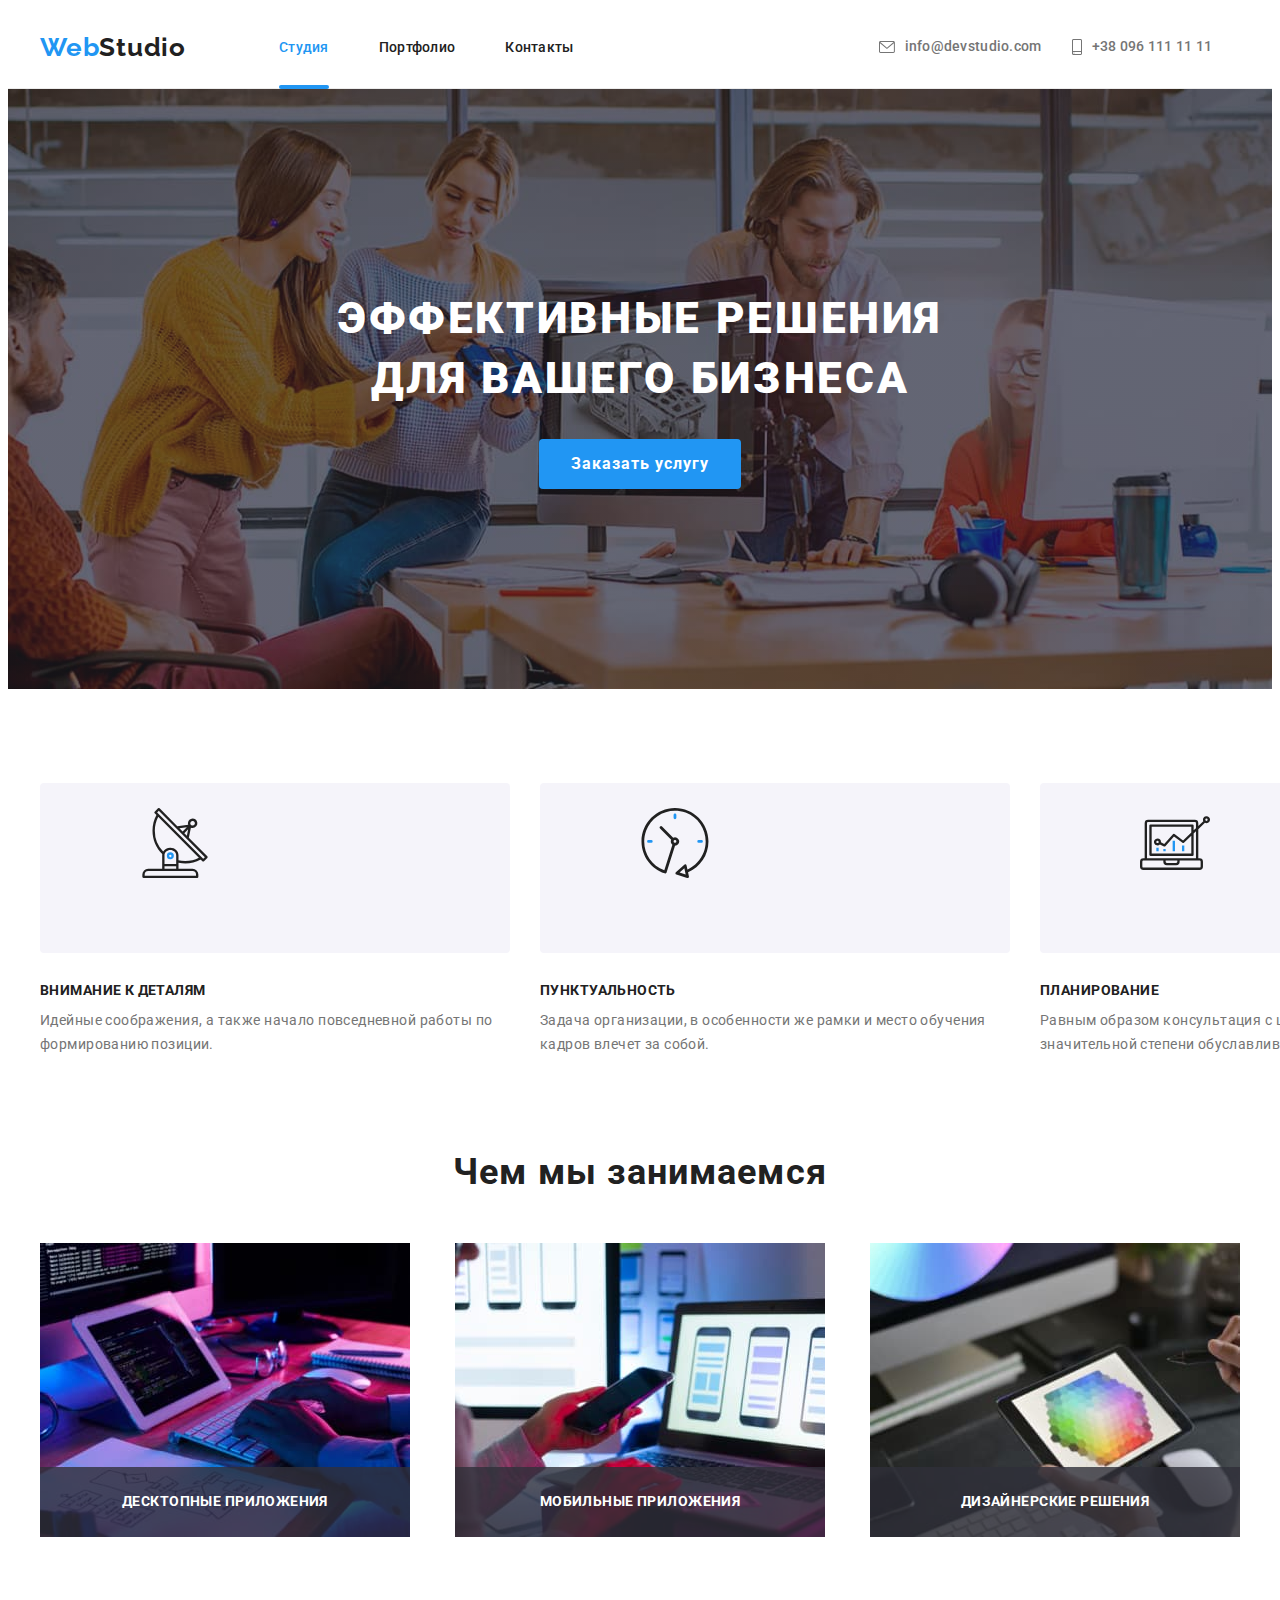
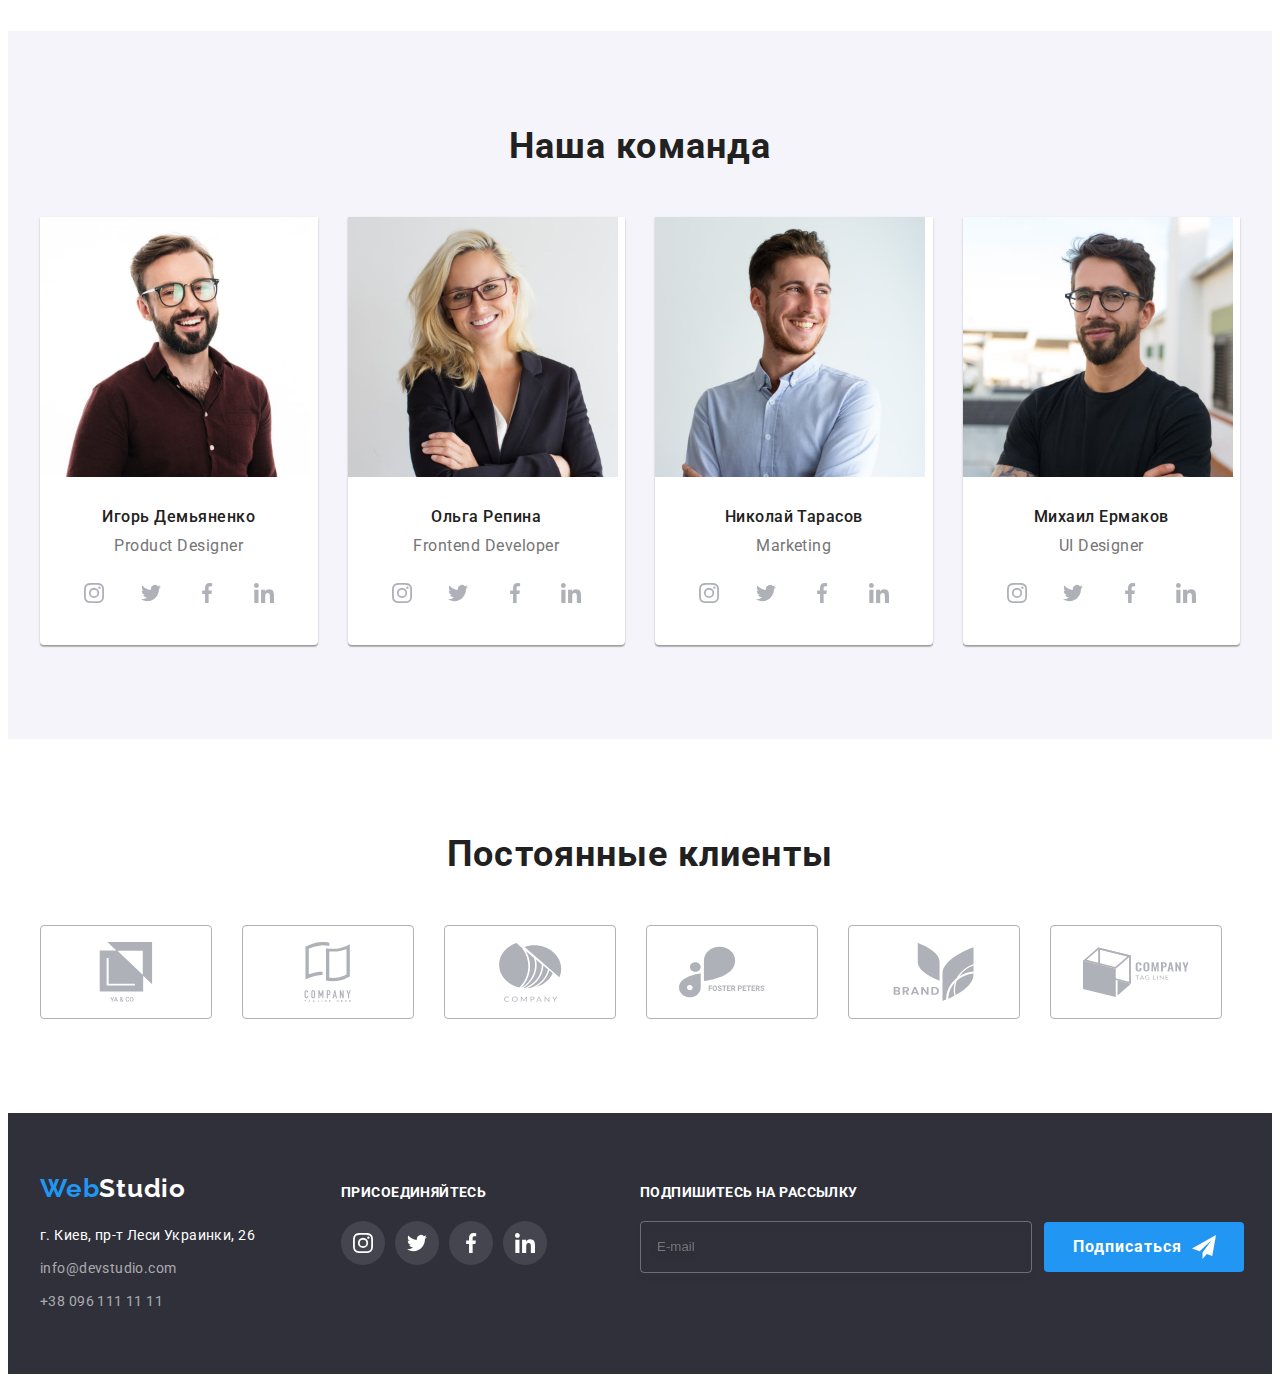
<file: index.html>
<!DOCTYPE html>
<html lang="ru">
  <head>
    <meta charset="UTF-8" />
    <meta http-equiv="X-UA-Compatible" content="IE=edge" />
    <meta name="viewport" content="width=device-width, initial-scale=1.0" />
    <title>Студия</title>
    <link rel="preconnect" href="https://fonts.googleapis.com" />
    <link rel="preconnect" href="https://fonts.gstatic.com" crossorigin />
    <link
      href="https://fonts.googleapis.com/css2?family=Raleway:wght@700&family=Roboto:wght@400;500;700;900&display=swap"
      rel="stylesheet"
    />
    <link
      rel="stylesheet"
      href="https://cdnjs.cloudflare.com/ajax/libs/modern-normalize/1.1.0/modern-normalize.min.css"
      integrity="sha512-wpPYUAdjBVSE4KJnH1VR1HeZfpl1ub8YT/NKx4PuQ5NmX2tKuGu6U/JRp5y+Y8XG2tV+wKQpNHVUX03MfMFn9Q=="
      crossorigin="anonymous"
      referrerpolicy="no-referrer"
    />
    <link rel="stylesheet" href="./css/styles.css" />
  </head>
  <body>
    <!-- Хедер -->

    <header class="header">
      <div class="conteiner">
        <a class="logo" href="./index.html" lang="en"><span class="span">Web</span>Studio</a>
        <nav>
          <ul class="nav">
            <li class="item"><a class="menu current" href="./index.html">Студия</a></li>
            <li class="item"><a class="menu" href="./portfolio.html">Портфолио</a></li>
            <li class="item"><a class="menu" href="">Контакты</a></li>
          </ul>
        </nav>
        <ul class="contacts">
          <li class="item">
            <a class="contact" href="mailto:info@devstudio.com">
              <svg class="icon-envelope">
                <use href="./images/symbol-defs.svg#icon-envelope"></use>
              </svg>
              info@devstudio.com</a
            >
          </li>
          <li class="item">
            <a class="contact" href="tel:+380961111111">
              <svg class="icon-smartphone">
                <use href="./images/symbol-defs.svg#icon-smartphone"></use>
              </svg>
              +38 096 111 11 11</a
            >
          </li>
        </ul>
      </div>
    </header>

    <!-- Осноная часть страницы -->
    <main>
      <!-- Блок герой -->
      <section class="hero">
        <h1 class="tittle">Эффективные решения для вашего бизнеса</h1>
        <button class="button" type="button" data-modal-open>Заказать услугу</button>
      </section>

      <!-- Блок особенности -->
      <section class="features">
        <ul class="conteiner">
          <li class="card">
            <div class="box">
              <svg class="icon" width="70px" height="70px">
                <use href="./images/symbol-defs.svg#icon-antenna"></use>
              </svg>
            </div>
            <h3 class="tittle">Внимание к деталям</h3>
            <p class="text">
              Идейные соображения, а также начало повседневной работы по формированию позиции.
            </p>
          </li>
          <li class="card">
            <div class="box">
              <svg class="icon" width="70px" height="70px">
                <use href="./images/symbol-defs.svg#icon-clock"></use>
              </svg>
            </div>
            <h3 class="tittle">Пунктуальность</h3>
            <p class="text">
              Задача организации, в особенности же рамки и место обучения кадров влечет за собой.
            </p>
          </li>
          <li class="card">
            <div class="box">
              <svg class="icon" width="70px" height="70px">
                <use href="./images/symbol-defs.svg#icon-diagram"></use>
              </svg>
            </div>
            <h3 class="tittle">Планирование</h3>
            <p class="text">
              Равным образом консультация с широким активом в значительной степени обуславливает.
            </p>
          </li>
          <li class="card">
            <div class="box">
              <svg class="icon" width="70px" height="70px">
                <use href="./images/symbol-defs.svg#icon-astronaut"></use>
              </svg>
            </div>
            <h3 class="tittle">Современные технологии</h3>
            <p class="text">
              Значимость этих проблем настолько очевидна, что реализация плановых заданий.
            </p>
          </li>
        </ul>
      </section>

      <!-- Блок Чем мы занимаемся-->
      <section class="jobs">
        <div class="conteiner">
          <h2 class="tittle">Чем мы занимаемся</h2>
          <ul class="list">
            <li>
              <a href="">
                <img
                  src="./images/./studio/what-are-we-doing-1.jpg"
                  alt="Человек набирает текст на клавиатуре"
                  width="370"
                  height="294"
                />
              </a>
              <div class="thumb">
                <p class="discription">Десктопные приложения</p>
              </div>
            </li>
            <li>
              <a href="">
                <img
                  src="./images/./studio/what-are-we-doing-2.jpg"
                  alt="Человек сравнивает свой телефон с изображением на ноутбуке"
                  width="370"
                  height="294"
                />
              </a>
              <div class="thumb">
                <p class="discription">Мобильные приложения</p>
              </div>
            </li>
            <li>
              <a href="">
                <img
                  src="./images/./studio/what-are-we-doing-3.jpg"
                  alt="Человек рисует ан планшете"
                  width="370"
                  height="294"
                />
              </a>
              <div class="thumb">
                <p class="discription">Дизайнерские решения</p>
              </div>
            </li>
          </ul>
        </div>
      </section>

      <!-- Блок Наша команда -->
      <section class="team">
        <div class="conteiner">
          <h2 class="tittle">Наша команда</h2>
          <ul class="list">
            <li class="card">
              <img
                class="image"
                src="./images/./studio/our-team-1.jpg"
                alt="Мужчина в очках и бордовой рубашке"
                width="270"
                height="260"
              />
              <h3 class="name">Игорь Демьяненко</h3>
              <p class="position" lang="en">Product Designer</p>
              <ul class="networks">
                <li>
                  <a
                    class="link"
                    href=""
                    target="_blank"
                    rel="noopener noreferrer"
                    aria-label="inatgram"
                  >
                    <svg class="icon inatgram" width="20px" height="20px">
                      <use href="./images/symbol-defs.svg#icon-instagram"></use>
                    </svg>
                  </a>
                </li>
                <li>
                  <a
                    class="link"
                    href=""
                    target="_blank"
                    rel="noopener noreferrer"
                    aria-label="twitter"
                  >
                    <svg class="icon twitter" width="20px" height="20px">
                      <use href="./images/symbol-defs.svg#icon-twitter"></use>
                    </svg>
                  </a>
                </li>
                <li>
                  <a
                    class="link"
                    href=""
                    target="_blank"
                    rel="noopener noreferrer"
                    aria-label="facebook"
                  >
                    <svg class="icon facebook" width="20px" height="20px">
                      <use href="./images/symbol-defs.svg#icon-facebook"></use>
                    </svg>
                  </a>
                </li>
                <li>
                  <a
                    class="link"
                    href=""
                    target="_blank"
                    rel="noopener noreferrer"
                    aria-label="linkedin"
                  >
                    <svg class="icon linkedin" width="20px" height="20px">
                      <use href="./images/symbol-defs.svg#icon-linkedin"></use>
                    </svg>
                  </a>
                </li>
              </ul>
            </li>
            <li class="card">
              <img
                class="image"
                src="./images/./studio/our-team-2.jpg"
                alt="Девушка в очках и черном пиджаке"
                width="270"
                height="260"
              />
              <h3 class="name">Ольга Репина</h3>
              <p class="position" lang="en">Frontend Developer</p>
              <ul class="networks">
                <li>
                  <a
                    class="link"
                    href=""
                    target="_blank"
                    rel="noopener noreferrer"
                    aria-label="inatgram"
                  >
                    <svg class="icon inatgram" width="20px" height="20px">
                      <use href="./images/symbol-defs.svg#icon-instagram"></use>
                    </svg>
                  </a>
                </li>
                <li>
                  <a
                    class="link"
                    href=""
                    target="_blank"
                    rel="noopener noreferrer"
                    aria-label="twitter"
                  >
                    <svg class="icon twitter" width="20px" height="20px">
                      <use href="./images/symbol-defs.svg#icon-twitter"></use>
                    </svg>
                  </a>
                </li>
                <li>
                  <a
                    class="link"
                    href=""
                    target="_blank"
                    rel="noopener noreferrer"
                    aria-label="facebook"
                  >
                    <svg class="icon facebook" width="20px" height="20px">
                      <use href="./images/symbol-defs.svg#icon-facebook"></use>
                    </svg>
                  </a>
                </li>
                <li>
                  <a
                    class="link"
                    href=""
                    target="_blank"
                    rel="noopener noreferrer"
                    aria-label="linkedin"
                  >
                    <svg class="icon linkedin" width="20px" height="20px">
                      <use href="./images/symbol-defs.svg#icon-linkedin"></use>
                    </svg>
                  </a>
                </li>
              </ul>
            </li>
            <li class="card">
              <img
                class="image"
                src="./images/./studio/our-team-3.jpg"
                alt="Мужчина в голубой рубашке"
                width="270"
                height="260"
              />
              <h3 class="name">Николай Тарасов</h3>
              <p class="position" lang="en">Marketing</p>
              <ul class="networks">
                <li>
                  <a
                    class="link"
                    href=""
                    target="_blank"
                    rel="noopener noreferrer"
                    aria-label="inatgram"
                  >
                    <svg class="icon inatgram" width="20px" height="20px">
                      <use href="./images/symbol-defs.svg#icon-instagram"></use>
                    </svg>
                  </a>
                </li>
                <li>
                  <a
                    class="link"
                    href=""
                    target="_blank"
                    rel="noopener noreferrer"
                    aria-label="twitter"
                  >
                    <svg class="icon twitter" width="20px" height="20px">
                      <use href="./images/symbol-defs.svg#icon-twitter"></use>
                    </svg>
                  </a>
                </li>
                <li>
                  <a
                    class="link"
                    href=""
                    target="_blank"
                    rel="noopener noreferrer"
                    aria-label="facebook"
                  >
                    <svg class="icon facebook" width="20px" height="20px">
                      <use href="./images/symbol-defs.svg#icon-facebook"></use>
                    </svg>
                  </a>
                </li>
                <li>
                  <a
                    class="link"
                    href=""
                    target="_blank"
                    rel="noopener noreferrer"
                    aria-label="linkedin"
                  >
                    <svg class="icon linkedin" width="20px" height="20px">
                      <use href="./images/symbol-defs.svg#icon-linkedin"></use>
                    </svg>
                  </a>
                </li>
              </ul>
            </li>
            <li class="card">
              <img
                class="image"
                src="./images/./studio/our-team-4.jpg"
                alt="Мужчина в очках и чёрной футболке"
                width="270"
                height="260"
              />
              <h3 class="name">Михаил Ермаков</h3>
              <p class="position" lang="en">UI Designer</p>
              <ul class="networks">
                <li>
                  <a
                    class="link"
                    href=""
                    target="_blank"
                    rel="noopener noreferrer"
                    aria-label="inatgram"
                  >
                    <svg class="icon inatgram" width="20px" height="20px">
                      <use href="./images/symbol-defs.svg#icon-instagram"></use>
                    </svg>
                  </a>
                </li>
                <li>
                  <a
                    class="link"
                    href=""
                    target="_blank"
                    rel="noopener noreferrer"
                    aria-label="twitter"
                  >
                    <svg class="icon twitter" width="20px" height="20px">
                      <use href="./images/symbol-defs.svg#icon-twitter"></use>
                    </svg>
                  </a>
                </li>
                <li>
                  <a
                    class="link"
                    href=""
                    target="_blank"
                    rel="noopener noreferrer"
                    aria-label="facebook"
                  >
                    <svg class="icon facebook" width="20px" height="20px">
                      <use href="./images/symbol-defs.svg#icon-facebook"></use>
                    </svg>
                  </a>
                </li>
                <li>
                  <a
                    class="link"
                    href=""
                    target="_blank"
                    rel="noopener noreferrer"
                    aria-label="linkedin"
                  >
                    <svg class="icon linkedin" width="20px" height="20px">
                      <use href="./images/symbol-defs.svg#icon-linkedin"></use>
                    </svg>
                  </a>
                </li>
              </ul>
            </li>
          </ul>
        </div>
      </section>

      <!--Блок Клиенты -->

      <section class="clients">
        <div class="conteiner">
          <h2 class="tittle">Постоянные клиенты</h2>
          <ul class="list">
            <li>
              <a
                class="link"
                href=""
                target="_blank"
                rel="noopener noreferrer"
                aria-label="Ya & go company"
              >
                <svg class="icon" width="106px" height="60px">
                  <use href="./images/symbol-defs.svg#icon-client-1"></use>
                </svg>
              </a>
            </li>
            <li>
              <a
                class="link"
                href=""
                target="_blank"
                rel="noopener noreferrer"
                aria-label="Taoline here company"
              >
                <svg class="icon" width="106px" height="60px">
                  <use href="./images/symbol-defs.svg#icon-client-2"></use>
                </svg>
              </a>
            </li>
            <li>
              <a
                class="link"
                href=""
                target="_blank"
                rel="noopener noreferrer"
                aria-label="Company"
              >
                <svg class="icon" width="106px" height="60px">
                  <use href="./images/symbol-defs.svg#icon-client-3"></use>
                </svg>
              </a>
            </li>
            <li>
              <a
                class="link"
                href=""
                target="_blank"
                rel="noopener noreferrer"
                aria-label="Foster Peters company"
              >
                <svg class="icon" width="106px" height="60px">
                  <use href="./images/symbol-defs.svg#icon-client-4"></use>
                </svg>
              </a>
            </li>
            <li>
              <a class="link" href="" target="_blank" rel="noopener noreferrer" aria-label="Brand">
                <svg class="icon" width="106px" height="60px">
                  <use href="./images/symbol-defs.svg#icon-client-5"></use>
                </svg>
              </a>
            </li>
            <li>
              <a
                class="link"
                href=""
                target="_blank"
                rel="noopener noreferrer"
                aria-label="Tag line company"
              >
                <svg class="icon" width="106px" height="60px">
                  <use href="./images/symbol-defs.svg#icon-client-6"></use>
                </svg>
              </a>
            </li>
          </ul>
        </div>
      </section>
    </main>

    <!-- Футер -->
    <footer class="footer">
      <div class="conteiner">
        <div class="main">
          <a class="logo" href="./index.html" lang="en"><span class="span">Web</span>Studio</a>
          <address class="address">г. Киев, пр-т Леси Украинки, 26</address>
          <ul>
            <li class="item">
              <a class="contact" href="mailto:info@devstudio.com">info@devstudio.com</a>
            </li>
            <li class="item"><a class="contact" href="tel:+380961111111">+38 096 111 11 11</a></li>
          </ul>
        </div>
        <div class="connect">
          <strong class="tittle">присоединяйтесь</strong>
          <ul class="networks">
            <li class="network">
              <a
                class="link"
                href=""
                target="_blank"
                rel="noopener noreferrer"
                aria-label="inatgram"
              >
                <svg class="icon inatgram" width="20px" height="20px">
                  <use href="./images/symbol-defs.svg#icon-instagram"></use>
                </svg>
              </a>
            </li>
            <li class="network">
              <a
                class="link"
                href=""
                target="_blank"
                rel="noopener noreferrer"
                aria-label="twitter"
              >
                <svg class="icon twitter" width="20px" height="20px">
                  <use href="./images/symbol-defs.svg#icon-twitter"></use>
                </svg>
              </a>
            </li>
            <li class="network">
              <a
                class="link"
                href=""
                target="_blank"
                rel="noopener noreferrer"
                aria-label="facebook"
              >
                <svg class="icon facebook" width="20px" height="20px">
                  <use href="./images/symbol-defs.svg#icon-facebook"></use>
                </svg>
              </a>
            </li>
            <li class="network">
              <a
                class="link"
                href=""
                target="_blank"
                rel="noopener noreferrer"
                aria-label="linkedin"
              >
                <svg class="icon linkedin" width="20px" height="20px">
                  <use href="./images/symbol-defs.svg#icon-linkedin"></use>
                </svg>
              </a>
            </li>
          </ul>
        </div>
        <div class="subscribe">
          <strong class="tittle">Подпишитесь на рассылку</strong>
          <form class="form" name="subscribe">
            <label>
              <input
                class="field"
                type="email"
                name="email"
                placeholder="E-mail"
                autocomplete="on"
              />
            </label>
            <button class="button" type="submit">
              <span class="text">Подписаться</span>
              <svg class="icon" width="24" height="24">
                <use href="./images/symbol-defs.svg#icon-send"></use>
              </svg>
            </button>
          </form>
        </div>
      </div>
    </footer>

    <!-- Модальное окно -->

    <div class="backdrop is-hidden" data-modal>
      <div class="modal">
        <button class="button modal-close" data-modal-close>
          <svg class="icon-close" width="18px" height="18px">
            <use href="./images/symbol-defs.svg#icon-close"></use>
          </svg>
        </button>

        <strong class="tittle">Оставьте свои данные, мы вам перезвоним</strong>
        <form class="form">
          <label class="label">
            <span class="name">Имя</span>
            <input class="field" type="text" name="user-name" />
            <svg class="icon" width="18" height="18">
              <use href="./images/symbol-defs.svg#icon-user-name"></use>
            </svg>
          </label>
          <label class="label">
            <span class="name">Телефон</span>
            <input class="field" type="tel" name="user-tel" />
            <svg class="icon" width="18" height="18">
              <use href="./images/symbol-defs.svg#icon-user-tel"></use>
            </svg>
          </label>
          <label class="label">
            <span class="name">Почта</span>
            <input class="field" type="email" name="user-email" />

            <svg class="icon" width="18" height="18">
              <use href="./images/symbol-defs.svg#icon-user-email"></use>
            </svg>
          </label>
          <label class="label">
            <span class="name">Комментарий</span>
            <textarea class="field textarea" name="comments" placeholder="Введите текст"></textarea>
          </label>
          <label class="label checkbox">
            <input class="field checkbox" type="checkbox" name="terms-agreement" required />
            <span class="custom-checkbox">
              <svg class="icon-checkbox" width="11" height="11">
                <use href="./images/symbol-defs.svg#icon-checkbox"></use>
              </svg>
            </span>
            <span class="name checkbox"
              >Соглашаюсь с рассылкой и принимаю <a class="terms" href="">Условия договора</a>
            </span>
          </label>
          <button class="button-submit" type="submit">Отправить</button>
        </form>
      </div>
    </div>

    <script src="./js/modal.js"></script>
  </body>
</html>
</file>
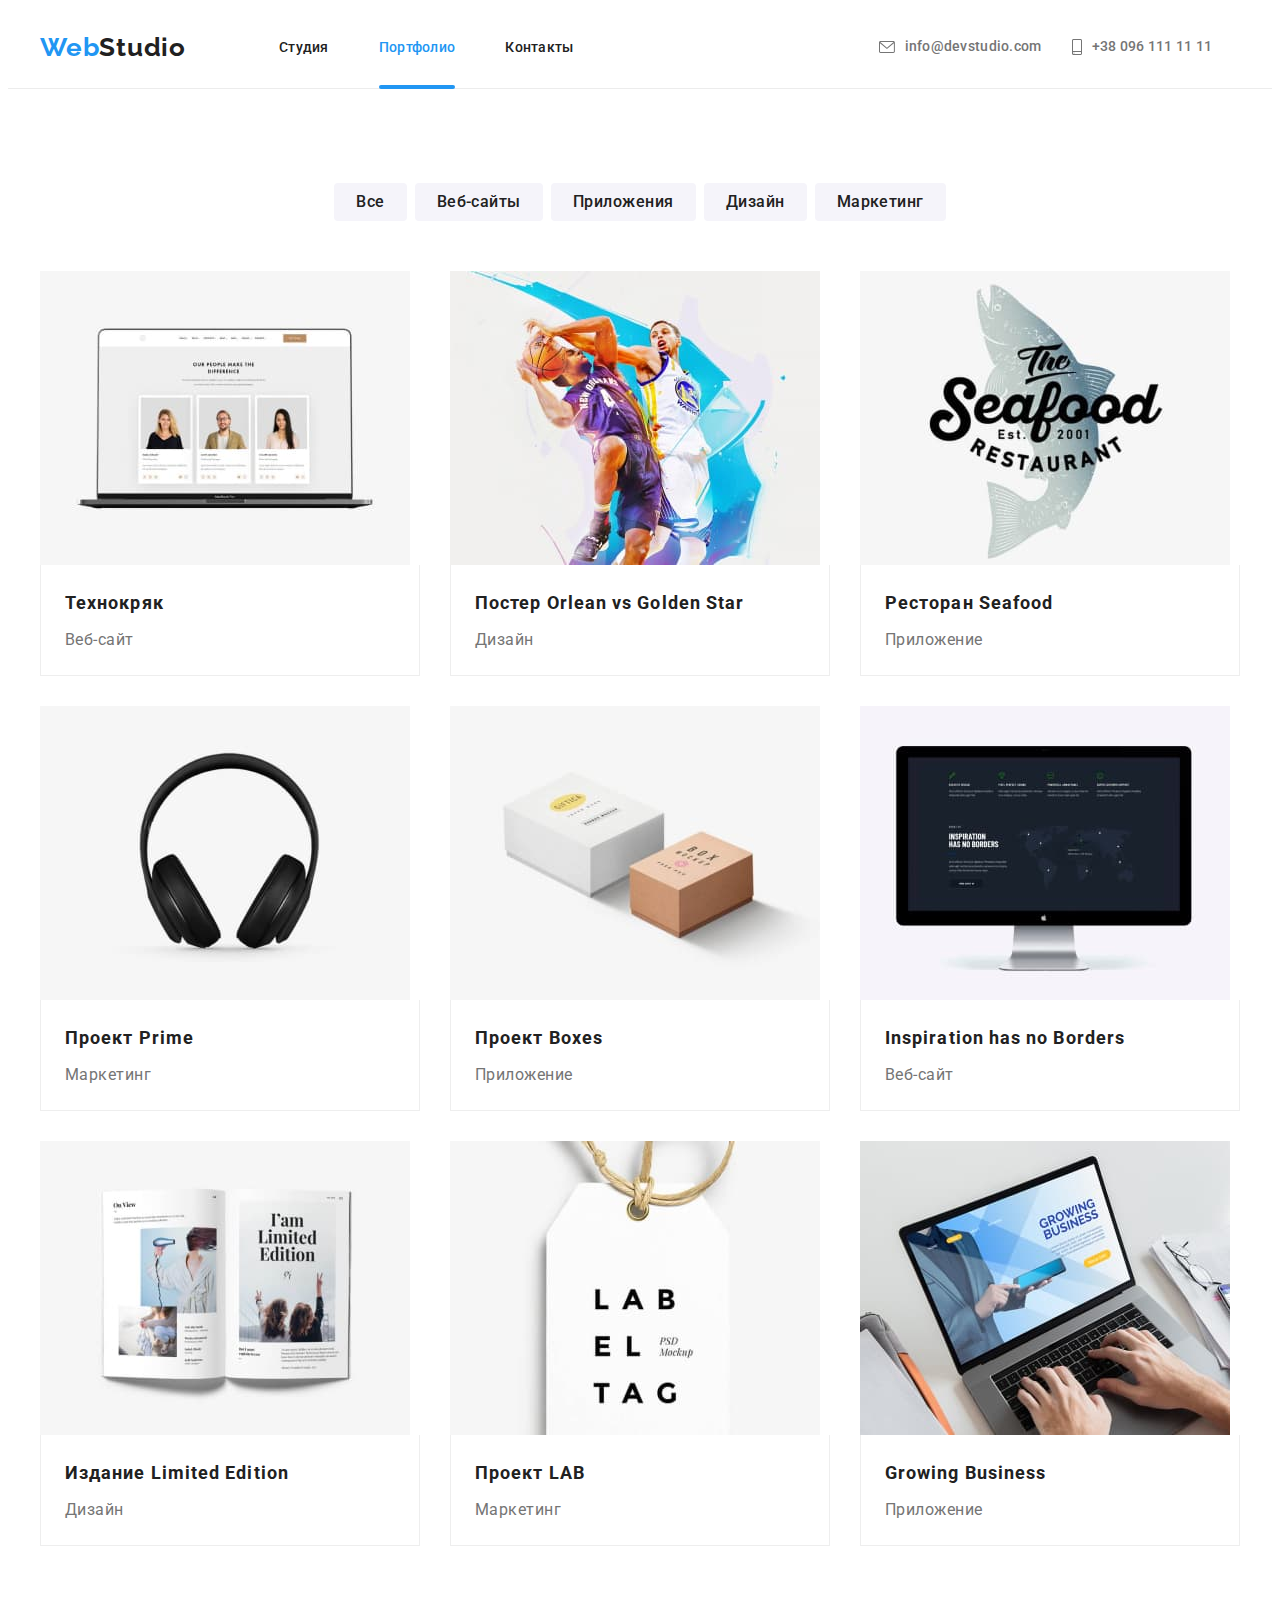
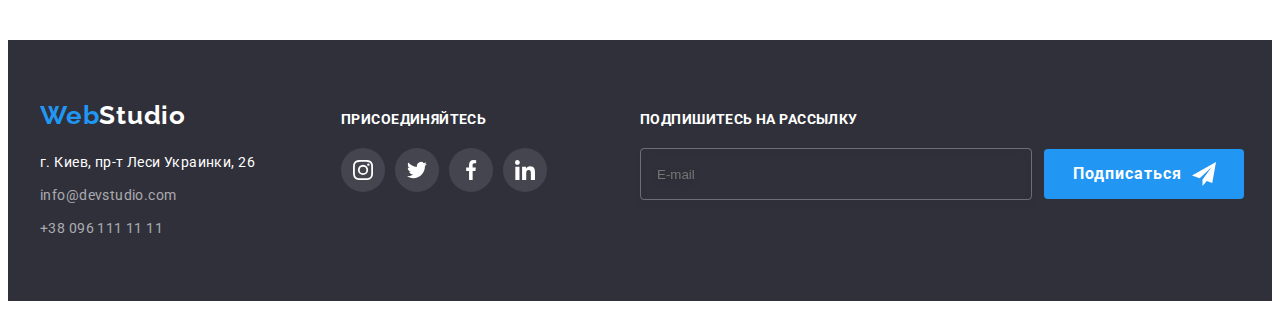
<file: portfolio.html>
<!DOCTYPE html>
<html lang="ru">
  <head>
    <meta charset="UTF-8" />
    <meta http-equiv="X-UA-Compatible" content="IE=edge" />
    <meta name="viewport" content="width=device-width, initial-scale=1.0" />
    <title>Портофило</title>
    <link rel="preconnect" href="https://fonts.googleapis.com" />
    <link rel="preconnect" href="https://fonts.gstatic.com" crossorigin />
    <link
      href="https://fonts.googleapis.com/css2?family=Raleway:wght@700&family=Roboto:wght@400;500;700&display=swap"
      rel="stylesheet"
    />
    <link
      rel="stylesheet"
      href="https://cdnjs.cloudflare.com/ajax/libs/modern-normalize/1.1.0/modern-normalize.min.css"
      integrity="sha512-wpPYUAdjBVSE4KJnH1VR1HeZfpl1ub8YT/NKx4PuQ5NmX2tKuGu6U/JRp5y+Y8XG2tV+wKQpNHVUX03MfMFn9Q=="
      crossorigin="anonymous"
      referrerpolicy="no-referrer"
    />
    <link rel="stylesheet" href="./css/styles.css" />
  </head>
  <body>
    <!-- Хедер -->

    <header class="header">
      <div class="conteiner">
        <a class="logo" href="./index.html" lang="en"><span class="span">Web</span>Studio</a>
        <nav>
          <ul class="nav">
            <li class="item"><a class="menu" href="./index.html">Студия</a></li>
            <li class="item"><a class="menu current" href="./portfolio.html">Портфолио</a></li>
            <li class="item"><a class="menu" href="">Контакты</a></li>
          </ul>
        </nav>
        <ul class="contacts">
          <li class="item">
            <a class="contact" href="mailto:info@devstudio.com">
              <svg class="icon-envelope">
                <use href="./images/symbol-defs.svg#icon-envelope"></use>
              </svg>
              info@devstudio.com</a
            >
          </li>
          <li class="item">
            <a class="contact" href="tel:+380961111111">
              <svg class="icon-smartphone">
                <use href="./images/symbol-defs.svg#icon-smartphone"></use></svg
              >+38 096 111 11 11</a
            >
          </li>
        </ul>
      </div>
    </header>

    <!-- Основная часть страницы -->

    <main>
      <!-- Блок Портфолио -->

      <section class="portfolio">
        <div class="conteiner">
          <ul class="menu">
            <li class="item"><button class="button" type="button">Все</button></li>
            <li class="item"><button class="button" type="button">Веб-сайты</button></li>
            <li class="item"><button class="button" type="button">Приложения</button></li>
            <li class="item"><button class="button" type="button">Дизайн</button></li>
            <li class="item"><button class="button" type="button">Маркетинг</button></li>
          </ul>

          <ul class="list">
            <li class="card">
              <div class="img-wrapper">
                <img
                  class="img"
                  src="./images/portfolio/img-1.jpg"
                  alt="рабочий экран ноутбука"
                  width="370"
                  height="294"
                />
                <div class="overlay">
                  <p class="overlay-text">
                    Ресурс предлагает комплексные предложения с разным уровнем функционала и
                    сервисов. Все это позволит посетителю получить исчерпывающие сведения <br />
                    о компании или частном лице.
                  </p>
                </div>
              </div>
              <div class="discription">
                <h2 class="tittle">Технокряк</h2>
                <p class="text">Веб-сайт</p>
              </div>
            </li>
            <li class="card">
              <div class="img-wrapper">
                <img
                  class="img"
                  src="./images/portfolio/img-2.jpg"
                  alt="двое мужчин играют в баскетбол"
                  width="370"
                  height="294"
                />
                <div class="overlay">
                  <p class="overlay-text">
                    Ресурс предлагает комплексные предложения с разным уровнем функционала и
                    сервисов. Все это позволит посетителю получить исчерпывающие сведения <br />
                    о компании или частном лице.
                  </p>
              </div>
            </div>
              <div class="discription">
                <h2 class="tittle">Постер <span lang="en">Orlean vs Golden Star</span></h2>
                <p class="text">Дизайн</p>
              </div>
            </li>
            <li class="card">
              <div class="img-wrapper">
                <img
                  class="img"
                  src="./images/portfolio/img-3.jpg"
                  alt="название ресторана на фоне рыбы"
                  width="370"
                  height="294"
                />
                <div class="overlay">
                  <p class="overlay-text">
                    Ресурс предлагает комплексные предложения с разным уровнем функционала и
                    сервисов. Все это позволит посетителю получить исчерпывающие сведения <br />
                    о компании или частном лице.
                  </p>
              </div>
            </div>
              <div class="discription">
                <h2 class="tittle">Ресторан <span lang="en">Seafood</span></h2>
                <p class="text">Приложение</p>
              </div>
            </li>
            <li class="card">
              <div class="img-wrapper"><img
                class="img"
                src="./images/portfolio/img-4.jpg"
                alt="наушники"
                width="370"
                height="294"
              />
              <div class="overlay">
                <p class="overlay-text">
                  Ресурс предлагает комплексные предложения с разным уровнем функционала и
                  сервисов. Все это позволит посетителю получить исчерпывающие сведения <br />
                  о компании или частном лице.
                </p>
            </div>
          </div>
              <div class="discription">
                <h2 class="tittle">Проект <span lang="en">Prime</span></h2>
                <p class="text">Маркетинг</p>
              </div>
            </li>
            <li class="card">
              <div class="img-wrapper"><img
                class="img"
                src="./images/portfolio/img-5.jpg"
                alt="две коробки"
                width="370"
                height="294"
              />
              <div class="overlay">
                <p class="overlay-text">
                  Ресурс предлагает комплексные предложения с разным уровнем функционала и
                  сервисов. Все это позволит посетителю получить исчерпывающие сведения <br />
                  о компании или частном лице.
                </p>
            </div>
          </div>
              <div class="discription">
                <h2 class="tittle">Проект <span lang="en">Boxes</span></h2>
                <p class="text">Приложение</p>
              </div>
            </li>
            <li class="card">
              <div class="img-wrapper"><img
                class="img"
                src="./images/portfolio/img-6.jpg"
                alt="монитор"
                width="370"
                height="294"
              />
              <div class="overlay">
                <p class="overlay-text">
                  Ресурс предлагает комплексные предложения с разным уровнем функционала и
                  сервисов. Все это позволит посетителю получить исчерпывающие сведения <br />
                  о компании или частном лице.
                </p>
            </div>
          </div>
              <div class="discription">
                <h2 class="tittle" lang="en">Inspiration has no Borders</h2>
                <p class="text">Веб-сайт</p>
              </div>
            </li>
            <li class="card">
              <div class="img-wrapper"><img
                class="img"
                src="./images/portfolio/img-7.jpg"
                alt="открытая книга"
                width="370"
                height="294"
              />
              <div class="overlay">
                <p class="overlay-text">
                  Ресурс предлагает комплексные предложения с разным уровнем функционала и
                  сервисов. Все это позволит посетителю получить исчерпывающие сведения <br />
                  о компании или частном лице.
                </p>
            </div>
          </div>
              <div class="discription">
                <h2 class="tittle">Издание <span lang="en">Limited Edition</span></h2>
                <p class="text">Дизайн</p>
              </div>
            </li>
            <li class="card">
              <div class="img-wrapper"><img
                class="img"
                src="./images/portfolio/img-8.jpg"
                alt="лейба"
                width="370"
                height="294"
              />
              <div class="overlay">
                <p class="overlay-text">
                  Ресурс предлагает комплексные предложения с разным уровнем функционала и
                  сервисов. Все это позволит посетителю получить исчерпывающие сведения <br />
                  о компании или частном лице.
                </p>
            </div>
          </div>
              <div class="discription">
                <h2 class="tittle">Проект <span lang="en">LAB</span></h2>
                <p class="text">Маркетинг</p>
              </div>
            </li>
            <li class="card">
              <div class="img-wrapper"><img
                class="img"
                src="./images/portfolio/img-9.jpg"
                alt="человек печатает на ноутбуке"
                width="370"
                height="294"
              />
              <div class="overlay">
                <p class="overlay-text">
                  Ресурс предлагает комплексные предложения с разным уровнем функционала и
                  сервисов. Все это позволит посетителю получить исчерпывающие сведения <br />
                  о компании или частном лице.
                </p>
            </div>
          </div>
              <div class="discription">
                <h2 class="tittle" lang="en">Growing Business</h2>
                <p class="text">Приложение</p>
              </div>
            </li>
          </ul>
        </div>
      </section>
    </main>

    <!-- Футер -->

    <footer class="footer">
      <div class="conteiner">
        <div class="main">
          <a class="logo" href="./index.html" lang="en"><span class="span">Web</span>Studio</a>
          <address class="address">г. Киев, пр-т Леси Украинки, 26</address>
          <ul>
            <li class="item">
              <a class="contact" href="mailto:info@devstudio.com">info@devstudio.com</a>
            </li>
            <li class="item"><a class="contact" href="tel:+380961111111">+38 096 111 11 11</a></li>
          </ul>
        </div>
        <div class="connect">
          <strong class="tittle">присоединяйтесь</strong>
          <ul class="networks">
            <li class="network">
              <a class="link" href="" target="_blank" rel="noopener noreferrer" aria-label="inatgram">
                <svg class="icon inatgram" width="20px" height="20px">
                  <use href="./images/symbol-defs.svg#icon-instagram"></use>
                </svg>
              </a>
            </li>
            <li class="network">
              <a class="link" href="" target="_blank" rel="noopener noreferrer" aria-label="twitter">
                <svg class="icon twitter" width="20px" height="20px">
                  <use href="./images/symbol-defs.svg#icon-twitter"></use>
                </svg>
              </a>
            </li>
            <li class="network">
              <a class="link" href="" target="_blank" rel="noopener noreferrer" aria-label="facebook">
                <svg class="icon facebook" width="20px" height="20px">
                  <use href="./images/symbol-defs.svg#icon-facebook"></use>
                </svg>
              </a>
            </li>
            <li class="network">
              <a class="link" href="" target="_blank" rel="noopener noreferrer" aria-label="linkedin">
                <svg class="icon linkedin" width="20px" height="20px">
                  <use href="./images/symbol-defs.svg#icon-linkedin"></use>
                </svg>
              </a>
            </li>
          </ul>
        </div>
        <div class="subscribe">
          <strong class="tittle">Подпишитесь на рассылку</strong>
          <form class="form" name="subscribe">
            <label>
              <input class="field" type="email" name="email" placeholder="E-mail" autocomplete="off">
            </label>
            <button class="button" type="submit">
              <span class="text">Подписаться</span>
              <svg class="icon" width="24" height="24">
                <use href="./images/symbol-defs.svg#icon-send"></use>
              </svg>
            </button>
          </form>
        </div>
      </div>
    </footer>
  </body>
</html>
</file>
<file: css/styles.css>
:root {
  --main-color: #212121;
  --text-color: #757575;
  --additional-color: #ffffff;
  --hoover-color: #2196f3;
  --hoover-color-main-button: #188ce8;
  --border-coloor: #ececec;
  --icon-color: #afb1b8;
  --main-background-color: #ffffff;
  --footer-background-color: #2f303a;
  --additional-background-color: #f5f4fa;
  --hero-background-color: #c4c4c4;
}

body {
  font-family: roboto, sans-serif;
  font-style: normal;
  font-weight: 700;
  color: var(--main-color);
  background-color: var(--main-background-color);
}

/* Утилиты */

h1,
h2,
h3,
p,
ul,
a,
span,
button {
  padding: 0;
  margin: 0;
  list-style-type: none;
}

img {
  display: block;
  max-width: 100%;
  height: auto;
}

.conteiner {
  width: 1200px;
  padding: 0 15px;
  margin-left: auto;
  margin-right: auto;
}
/* Хедер */

.header {
  padding-top: 24px;
  padding-bottom: 25px;
  border-bottom: 1px solid #ececec;
}

.header > .conteiner {
  display: flex;
  align-items: center;
}

/* Лого */

.header .logo {
  margin-right: 93px;

  font-family: Raleway;
  font-size: 26px;
  line-height: 1.19;
  letter-spacing: 0.03em;
  text-decoration: none;

  color: var(--main-color);
}

.header .span {
  color: var(--hoover-color);
}

/* Кнопки навигации */

.nav {
  display: flex;
  align-items: center;
  margin-right: 305px;

  font-weight: 500;
  font-size: 14px;
}

.nav .item {
  display: block;
  position: relative;
}

.nav .item:not(:last-child) {
  margin-right: 50px;
}

.nav .menu {
  padding: 20px 0;
  line-height: 1.14;
  letter-spacing: 0.02em;
  text-decoration: none;

  color: var(--main-color);

  transition: color 250ms cubic-bezier(0.4, 0, 0.2, 1);
}

.nav .menu:hover,
.nav .menu:focus {
  color: var(--hoover-color);
}

.nav .menu.current::after {
  content: '';
  display: block;
  width: 100%;
  height: 4px;

  background: var(--hoover-color);
  border-radius: 2px;

  position: absolute;
  bottom: -33px;
}

.nav .menu.current {
  padding-bottom: 33px;
  color: var(--hoover-color);
}

/* Контакты */

.contacts {
  display: flex;
  align-items: center;
}

.contacts > .item:first-child {
  margin-right: 30px;
}

.contact {
  display: flex;
  align-items: center;

  font-weight: 500;
  font-size: 14px;
  line-height: 1.14;
  letter-spacing: 0.02em;
  text-decoration: none;

  color: var(--text-color);

  transition: color 250ms cubic-bezier(0.4, 0, 0.2, 1);
}

.contact:hover,
.contact:focus {
  color: var(--hoover-color);
}

.contact > .icon-envelope {
  width: 16px;
  height: 12px;
  margin-right: 10px;

  fill: currentColor;
}

.contact > .icon-envelope:hover,
.contact > .icon-envelope:focus {
  fill: currentColor;
}

.contact > .icon-smartphone {
  width: 10px;
  height: 16px;
  margin-right: 10px;

  fill: currentColor;
}

.contact > .icon-smartphone:hover,
.contact > .icon-smartphone:focus {
  fill: currentColor;
}

/* Основная часть страници "Студия" */

/* Блок герой */

.hero {
  padding: 200px 0;
  text-align: center;

  background-color: var(--hero-background-color);
  background-image: linear-gradient(rgba(47, 48, 58, 0.4), rgba(47, 48, 58, 0.4)),
    url(../images/studio/hero.jpg);
  background-position: center;
  background-repeat: no-repeat;
}

.hero .tittle {
  margin: auto;
  margin-bottom: 30px;
  width: 696px;

  font-weight: 900;
  font-size: 44px;
  line-height: 1.36;
  letter-spacing: 0.06em;
  text-transform: uppercase;

  color: var(--additional-color);
}

.hero .button {
  padding: 10px 32px;
  border: 0;
  border-radius: 4px;

  font-family: roboto, sans-serif;
  font-style: normal;
  font-weight: 700;
  font-size: 16px;
  line-height: 1.88;
  letter-spacing: 0.06em;

  color: var(--additional-color);
  background-color: var(--hoover-color);

  cursor: pointer;

  transition: background-color 250ms cubic-bezier(0.4, 0, 0.2, 1);
}

.hero .button:hover,
.hero .button:focus {
  background-color: var(--hoover-color-main-button);
}

/* Блок особенности */

.features {
  padding: 94px 0;
}

.features > .conteiner {
  display: flex;
}

.features .card {
  flex-basis: calc((100% - 90px) / 4);
}

.features .card:not(:last-child) {
  margin-right: 30px;
}

.card > .box {
  width: 270px;
  height: 120px;
  margin-bottom: 30px;
  padding: 25px 100px;

  border-radius: 4px;

  background-color: var(--additional-background-color);
}

.features .tittle {
  margin-bottom: 10px;

  font-size: 14px;
  line-height: 1.14;
  letter-spacing: 0.03em;
  text-transform: uppercase;
}

.features .text {
  font-weight: 400;
  font-size: 14px;
  line-height: 1.71;
  letter-spacing: 0.03em;

  color: var(--text-color);
}

/* Блок Чем мы занимаемся */

.jobs {
  padding-bottom: 94px;
}

.jobs .list {
  display: flex;
  justify-content: space-between;

  position: relative;
}

.jobs .tittle {
  margin-bottom: 50px;

  font-size: 36px;
  line-height: 1.17;
  letter-spacing: 0.03em;

  text-align: center;
}

.jobs .thumb {
  display: flex;
  align-items: center;
  justify-content: center;
  width: 370px;
  height: 70px;

  background: rgba(47, 48, 58, 0.8);

  position: absolute;
  bottom: 0;
}

.jobs .discription {
  font-size: 14px;
  line-height: 1.14;
  text-align: center;
  letter-spacing: 0.03em;
  text-transform: uppercase;

  color: var(--additional-color);
}

/* Блок Наша команда */

.team {
  padding: 94px 0;

  background-color: var(--additional-background-color);
}

.team .tittle {
  margin-bottom: 50px;

  font-size: 36px;
  line-height: 1.17;
  letter-spacing: 0.03em;

  text-align: center;
}

.team .list {
  display: flex;
  margin: calc(-1 * 30px / 2);
}

.team .card {
  flex-basis: calc((100% - 30px * 4) / 4);
  margin: calc(30px / 2);
  padding-bottom: 30px;

  background: var(--main-background-color);
  box-shadow: 0px 1px 3px rgba(0, 0, 0, 0.12), 0px 1px 1px rgba(0, 0, 0, 0.14),
    0px 2px 1px rgba(0, 0, 0, 0.2);
  border-radius: 0px 0px 4px 4px;
}

.team .name {
  margin-top: 30px;
  font-weight: 500;
  font-size: 16px;
  line-height: 1.19;
  letter-spacing: 0.03em;

  text-align: center;
}

.team .position {
  margin-top: 10px;
  font-weight: 400;
  font-size: 16px;
  line-height: 1.19;
  letter-spacing: 0.03em;

  color: var(--text-color);

  text-align: center;
}

.team .networks {
  display: flex;
  justify-content: space-between;
  align-items: center;
  margin: 16px 32px 0 32px;
}

.team .link {
  display: flex;
  align-items: center;
  justify-content: center;
  width: 44px;
  height: 44px;
  border-radius: 50%;

  color: var(--icon-color);
  background-color: var(--main-background-color);
  outline: transparent;

  cursor: pointer;

  transition: color 250ms cubic-bezier(0.4, 0, 0.2, 1),
    background-color 250ms cubic-bezier(0.4, 0, 0.2, 1);
}

.team .link:hover,
.team .link:focus {
  color: var(--additional-color);
  background-color: var(--hoover-color);
}

.team .icon {
  fill: currentColor;
}

/* Блок Клиенты */

.clients {
  padding: 94px 0;
}

.clients .tittle {
  margin-bottom: 50px;

  font-size: 36px;
  line-height: 1.17;
  letter-spacing: 0.03em;

  text-align: center;
}

.clients .list {
  display: flex;
  margin: calc(-1 * 30px / 2);
}

.clients .link {
  display: flex;
  align-items: center;
  justify-content: center;
  flex-basis: calc((100% - 30px * 6) / 6);
  margin: calc(30px / 2);
  width: 170px;
  height: 92px;

  border: 1px solid var(--icon-color);
  border-radius: 4px;

  color: var(--icon-color);
  cursor: pointer;

  transition: color 250ms cubic-bezier(0.4, 0, 0.2, 1), border 250ms cubic-bezier(0.4, 0, 0.2, 1);
}

.clients .icon {
  fill: currentColor;
}

.clients .link:hover,
.clients .link:focus {
  color: var(--hoover-color);
  border: 1px solid var(--hoover-color);
}

/* Основная часть страници "Портфолио" */

/* Блок Портфолио */

.portfolio {
  padding: 94px 0;
}

.portfolio .menu {
  display: flex;
  margin-bottom: 50px;
  justify-content: center;
}

.menu > .item:not(:last-child) {
  margin-right: 8px;
}

.portfolio .button {
  padding: 6px 22px;

  font-family: roboto, sans-serif;
  font-style: normal;
  font-weight: 500;
  font-size: 16px;
  line-height: 1.62;
  letter-spacing: 0.03em;

  color: var(--main-color);
  background-color: var(--additional-background-color);

  border: 0 solid transparent;
  border-radius: 4px;
  cursor: pointer;

  transition: color 250ms cubic-bezier(0.4, 0, 0.2, 1),
    background-color 250ms cubic-bezier(0.4, 0, 0.2, 1),
    box-shadow 250ms cubic-bezier(0.4, 0, 0.2, 1);
}

.portfolio .button:hover,
.portfolio .button:focus {
  color: var(--additional-color);
  background-color: var(--hoover-color);
  box-shadow: 0px 3px 1px rgba(0, 0, 0, 0.1), 0px 1px 2px rgba(0, 0, 0, 0.08),
    0px 2px 2px rgba(0, 0, 0, 0.12);
}

.portfolio .list {
  padding-top: 0;
  padding-bottom: 0;
  display: flex;
  flex-wrap: wrap;
}

.portfolio .card {
  width: calc((100% - 60px) / 3);
  margin-right: 30px;
  margin-bottom: 30px;

  background: var(--main-background-color);

  cursor: pointer;

  transition: box-shadow 250ms cubic-bezier(0.4, 0, 0.2, 1);

  position: relative;
}

.portfolio .card:nth-child(3n + 3) {
  margin-right: 0;
}

.portfolio .card:nth-last-child(-n + 3) {
  margin-bottom: 0;
}

.portfolio .card:hover,
.portfolio .card:focus {
  box-shadow: 0px 1px 1px rgba(0, 0, 0, 0.12), 0px 4px 4px rgba(0, 0, 0, 0.06),
    1px 4px 6px rgba(0, 0, 0, 0.16);
}

.portfolio .card:hover .overlay {
  transform: translateY(-100%);
  overflow: visible;
}

.card > .discription {
  padding: 20px 24px;

  border: 1px solid #eeeeee;
  border-top: none;
}

.portfolio .img-wrapper {
  position: relative;

  overflow: hidden;
}

.portfolio .overlay {
  display: flex;
  justify-content: center;
  align-items: center;
  width: 370px;
  height: 294px;

  background-color: var(--hoover-color);

  position: absolute;
  top: 100%;

  transition: transform 250ms cubic-bezier(0.4, 0, 0.2, 1);
}

.portfolio .overlay-text {
  display: block;
  padding: 63px 24px;

  font-weight: 400;
  font-size: 18px;
  line-height: 1.56;
  letter-spacing: 0.03em;

  color: var(--additional-color);
}

.portfolio .tittle {
  margin-bottom: 4px;
  font-size: 18px;
  line-height: 2;
  letter-spacing: 0.06em;
}

.portfolio .text {
  font-weight: 400;
  font-size: 16px;
  line-height: 1.88;
  letter-spacing: 0.03em;

  color: var(--text-color);
}

/* Футер */

.footer {
  padding: 60px 0;

  background-color: var(--footer-background-color);
}

.footer .conteiner {
  display: flex;
  align-items: baseline;
}

.footer .main {
  margin-right: 70px;
}

.footer .logo {
  display: inline-block;
  margin-bottom: 20px;
  font-family: Raleway;
  font-size: 26px;
  line-height: 1.19;
  letter-spacing: 0.03em;
  text-decoration: none;

  color: var(--additional-color);
}

.footer .span {
  color: var(--hoover-color);
}

.footer .address {
  width: 231px;
  margin-bottom: 9px;
  font-weight: 400;
  font-style: normal;
  font-size: 14px;
  line-height: 1.71;
  letter-spacing: 0.03em;

  color: var(--additional-color);
}

.footer .contact {
  font-weight: 400;
  font-size: 14px;
  line-height: 1.71;
  letter-spacing: 0.03em;

  color: rgba(255, 255, 255, 0.6);

  transition: color 250ms cubic-bezier(0.4, 0, 0.2, 1);
}

.footer .item:not(:last-child) {
  margin-bottom: 9px;
}

.footer .contact:hover,
.footer .contact:focus {
  color: var(--hoover-color);
}

.footer .tittle {
  display: inline-block;
  margin-bottom: 20px;

  font-weight: 700;
  font-size: 14px;
  line-height: 1.14;
  letter-spacing: 0.03em;
  text-transform: uppercase;

  color: var(--additional-color);
}

.footer .networks {
  display: flex;
  align-items: center;
  height: 44px;
  margin-right: 93px;
}

.networks .network:not(:last-child) {
  margin-right: 10px;
}

.footer .link {
  display: flex;
  align-items: center;
  justify-content: center;
  width: 44px;
  height: 44px;
  border-radius: 50%;

  color: var(--additional-color);
  background-color: rgba(255, 255, 255, 0.1);
  outline: transparent;

  cursor: pointer;

  transition: background-color 250ms cubic-bezier(0.4, 0, 0.2, 1);
}

.footer .link:hover,
.footer .link:focus {
  background-color: var(--hoover-color);
}

.footer .icon {
  fill: currentColor;
}

.subscribe .form {
  display: flex;
  align-items: center;
  justify-content: center;
  gap: 12px;
}

.subscribe .field {
  width: 358px;
  height: 50px;
  padding: 0 16px;

  color: var(--additional-color);
  background-color: transparent;
  outline: transparent;

  border: 1px solid rgba(255, 255, 255, 0.3);
  filter: drop-shadow(0px 4px 4px rgba(0, 0, 0, 0.15));
  border-radius: 4px;
}

.subscribe .field:-webkit-autofill,
.subscribe .field:-webkit-autofill:hover,
.subscribe .field:-webkit-autofill:focus {
  border: 1px solid green;
  -webkit-text-fill-color: var(--additional-color);
  -webkit-box-shadow: 0 0 0px 1000px transparent inset;
  transition: background-color 5000s ease-in-out 0s;
}

.subscribe .button {
  display: flex;
  align-items: center;
  justify-content: center;
  gap: 10px;

  width: 200px;
  padding: 10px 28px 10px 29px;
  border: 0;
  border-radius: 4px;

  font-family: roboto, sans-serif;
  font-style: normal;
  font-weight: 700;
  font-size: 16px;
  line-height: 1.88;
  letter-spacing: 0.06em;

  color: var(--additional-color);
  background-color: var(--hoover-color);
  outline: transparent;

  cursor: pointer;

  transition: background-color 250ms cubic-bezier(0.4, 0, 0.2, 1);
}

.subscribe .button:hover,
.subscribe .button:focus {
  background-color: var(--hoover-color-main-button);
}

/* Модальное окно */

.backdrop {
  position: fixed;
  top: 0;
  left: 0;
  width: 100%;
  height: 100%;

  background-color: rgba(0, 0, 0, 0.2);

  opacity: 1;
  transition: opacity 250ms cubic-bezier(0.4, 0, 0.2, 1);
}

.backdrop.is-hidden {
  opacity: 0;
  pointer-events: none;
}

.backdrop.is-hidden .modal {
  transform: translate(-50%, -50%) scale(0);
}

.modal {
  position: absolute;
  position: relative;
  top: 50%;
  left: 50%;

  width: 528px;
  height: 581px;
  padding: 40px;

  background: var(--main-background-color);
  box-shadow: 0px 1px 3px rgba(0, 0, 0, 0.12), 0px 1px 1px rgba(0, 0, 0, 0.14),
    0px 2px 1px rgba(0, 0, 0, 0.2);
  border-radius: 4px;

  transform: translate(-50%, -50%) scale(1);
  transition: translate 250ms cubic-bezier(0.4, 0, 0.2, 1);
}

.button.modal-close {
  display: flex;
  align-items: center;
  justify-content: center;
  position: absolute;
  top: 8px;
  right: 8px;
  width: 30px;
  height: 30px;

  color: var(--main-color);
  background-color: var(--main-background-color);
  border: 1px solid rgba(0, 0, 0, 0.1);
  border-radius: 50%;
  outline: transparent;

  cursor: pointer;

  transition: color 250ms cubic-bezier(0.4, 0, 0.2, 1);
}

.button.modal-close .icon-close {
  fill: currentColor;
}

.button.modal-close:hover,
.button.modal-close:focus {
  color: var(--hoover-color);
}

.modal .tittle {
  font-weight: 700;
  font-size: 20px;
  line-height: 1.15;
  letter-spacing: 0.03em;

  color: var(--main-color);
}

.modal .label {
  position: relative;
}

.modal .form {
  margin-top: 12px;
  display: flex;
  flex-direction: column;
}

.modal .name {
  display: block;
  margin-bottom: 4px;

  font-weight: 400;
  font-size: 12px;
  line-height: 1.17;
  letter-spacing: 0.01em;

  color: var(--text-color);
}

.modal .field {
  display: block;
  margin-bottom: 10px;
  padding: 0 42px;
  width: 100%;
  height: 40px;

  border: 1px solid rgba(33, 33, 33, 0.2);
  border-radius: 4px;
  outline: transparent;
}

.modal .icon {
  position: absolute;
  left: 12px;
  bottom: 11px;
  transform: translateY(-50%);

  fill: var(--main-color);

  transition: fill 250ms cubic-bezier(0.4, 0, 0.2, 1);
}

.modal .textarea {
  padding: 12px 16px;
  margin-bottom: 20px;
  width: 448px;
  height: 120px;

  resize: none;
}

.modal .textarea::placeholder {
  font-weight: 400;
  font-size: 12px;
  line-height: 1.17;
  letter-spacing: 0.01em;

  color: rgba(117, 117, 117, 0.5);
}

.modal .field:focus-within ~ .icon {
  fill: var(--hoover-color);
}

.modal .field:focus-within {
  border-color: #2196f3;
}

.modal .label.checkbox {
  display: inline-flex;
  align-items: baseline;
  justify-content: center;
  margin-bottom: 30px;
  padding-left: 12px;
  padding-right: 11px;
}

.modal .field.checkbox {
  position: absolute;
  width: 1px;
  height: 1px;
  margin: -1px;
  border: 0;
  padding: 0;

  white-space: nowrap;
  clip-path: inset(100%);
  clip: rect(0 0 0 0);
  overflow: hidden;
}

.modal .custom-checkbox {
  display: flex;
  align-items: center;
  justify-content: center;
  margin-right: 8px;
  width: 16px;
  height: 15px;

  border: 1px solid #000000;
  box-shadow: 0px 4px 4px rgba(0, 0, 0, 0.25);
  border-radius: 1px;

  background-color: var(--main-background-color);

  transition-property: color;
  transition-property: border-color;
  transition-property: background-color;
  transition-duration: 250ms;
  transition-timing-function: cubic-bezier(0.4, 0, 0.2, 1);
}

.modal .icon-checkbox {
  fill: var(--additional-color);
}

.modal .field.checkbox:focus-within + .custom-checkbox {
  border-color: var(--hoover-color);
}

.modal .field.checkbox:checked + .custom-checkbox {
  border-color: var(--hoover-color);
  background-color: var(--hoover-color);
}

.modal .name.checkbox {
  font-weight: 400;
  font-size: 14px;
  line-height: 1.7;
  letter-spacing: 0.03em;

  color: var(--text-color);
  user-select: none;
}

.modal .terms {
  color: var(--hoover-color);
}

.modal .button-submit {
  display: flex;
  align-items: center;
  justify-content: center;
  margin: auto;

  width: 200px;
  padding: 10px 56px 10px 55px;
  border: 0;
  border-radius: 4px;
  box-shadow: 0px 4px 4px rgba(0, 0, 0, 0.15);

  font-family: roboto, sans-serif;
  font-style: normal;
  font-weight: 700;
  font-size: 16px;
  line-height: 1.88;
  letter-spacing: 0.06em;

  color: var(--additional-color);
  background-color: var(--hoover-color);
  outline: transparent;

  cursor: pointer;

  transition: background-color 250ms cubic-bezier(0.4, 0, 0.2, 1);
}

.modal .button-submit:hover,
.modal .button-submit:focus {
  background-color: var(--hoover-color-main-button);
}
</file>
